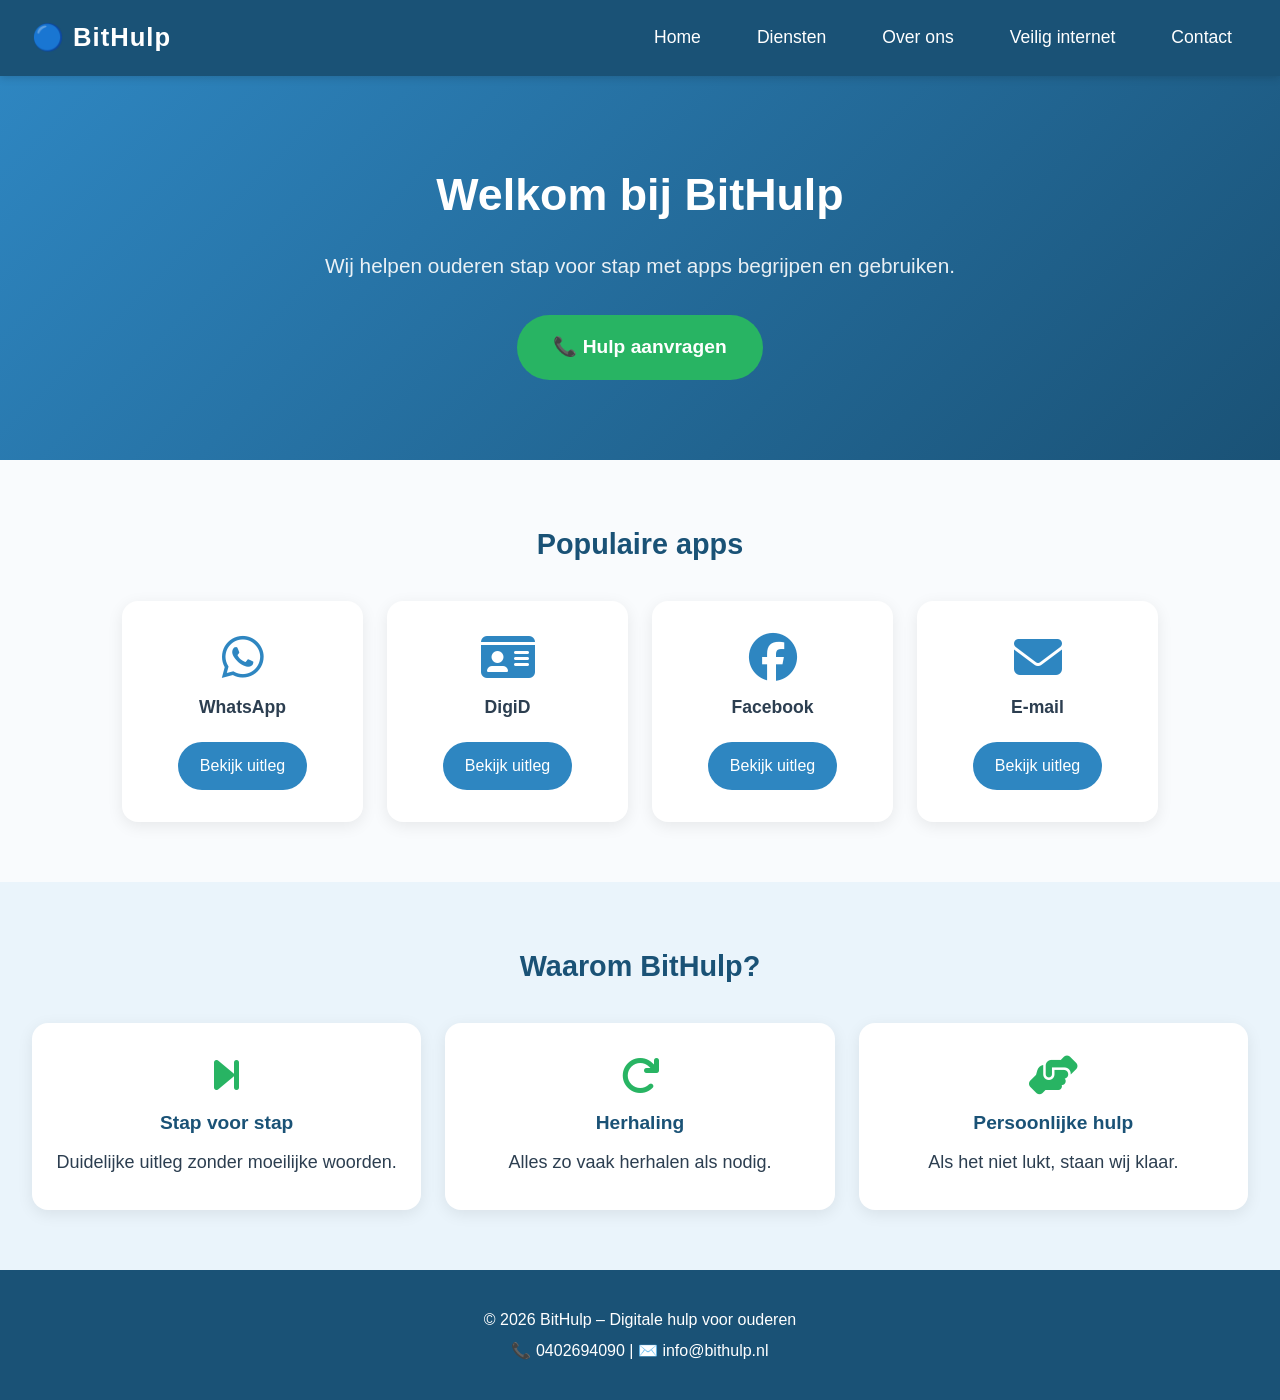
<file: index.html>
<!DOCTYPE html>
<html lang="nl">
<head>
  <meta charset="UTF-8" />
  <meta name="viewport" content="width=device-width, initial-scale=1.0"/>
  <title>BitHulp – Digitale hulp voor ouderen</title>
  <link rel="stylesheet" href="css/style.css"/>
  <link rel="stylesheet" href="https://cdnjs.cloudflare.com/ajax/libs/font-awesome/6.5.0/css/all.min.css"/>
</head>
<body>
  <nav class="navbar">
    <div class="nav-logo">🔵 BitHulp</div>
    <button class="menu-toggle" onclick="toggleMenu()">&#9776;</button>
    <ul class="nav-links" id="navLinks">
      <li><a href="index.html">Home</a></li>
      <li><a href="diensten.html">Diensten</a></li>
      <li><a href="over-ons.html">Over ons</a></li>
      <li><a href="veilig-internet.html">Veilig internet</a></li>
      <li><a href="contact.html">Contact</a></li>
    </ul>
  </nav>
  <section class="hero">
    <div class="hero-content">
      <h1>Welkom bij BitHulp</h1>
      <p>Wij helpen ouderen stap voor stap met apps begrijpen en gebruiken.</p>
      <a href="contact.html" class="btn-main">📞 Hulp aanvragen</a>
    </div>
  </section>
  <section class="section">
    <h2>Populaire apps</h2>
    <div class="app-grid">
      <div class="app-card"><i class="fab fa-whatsapp"></i><p>WhatsApp</p><a href="diensten.html" class="btn-small">Bekijk uitleg</a></div>
      <div class="app-card"><i class="fas fa-id-card"></i><p>DigiD</p><a href="diensten.html" class="btn-small">Bekijk uitleg</a></div>
      <div class="app-card"><i class="fab fa-facebook"></i><p>Facebook</p><a href="diensten.html" class="btn-small">Bekijk uitleg</a></div>
      <div class="app-card"><i class="fas fa-envelope"></i><p>E-mail</p><a href="diensten.html" class="btn-small">Bekijk uitleg</a></div>
    </div>
  </section>
  <section class="section section-alt">
    <h2>Waarom BitHulp?</h2>
    <div class="feature-grid">
      <div class="feature-card"><i class="fas fa-step-forward"></i><h3>Stap voor stap</h3><p>Duidelijke uitleg zonder moeilijke woorden.</p></div>
      <div class="feature-card"><i class="fas fa-redo"></i><h3>Herhaling</h3><p>Alles zo vaak herhalen als nodig.</p></div>
      <div class="feature-card"><i class="fas fa-hands-helping"></i><h3>Persoonlijke hulp</h3><p>Als het niet lukt, staan wij klaar.</p></div>
    </div>
  </section>
  <footer class="footer">
    <p>&copy; 2026 BitHulp – Digitale hulp voor ouderen</p>
    <p>📞 0402694090 | ✉️ info@bithulp.nl</p>
  </footer>
  <script src="js/main.js"></script>
</body>
</html>
</file>
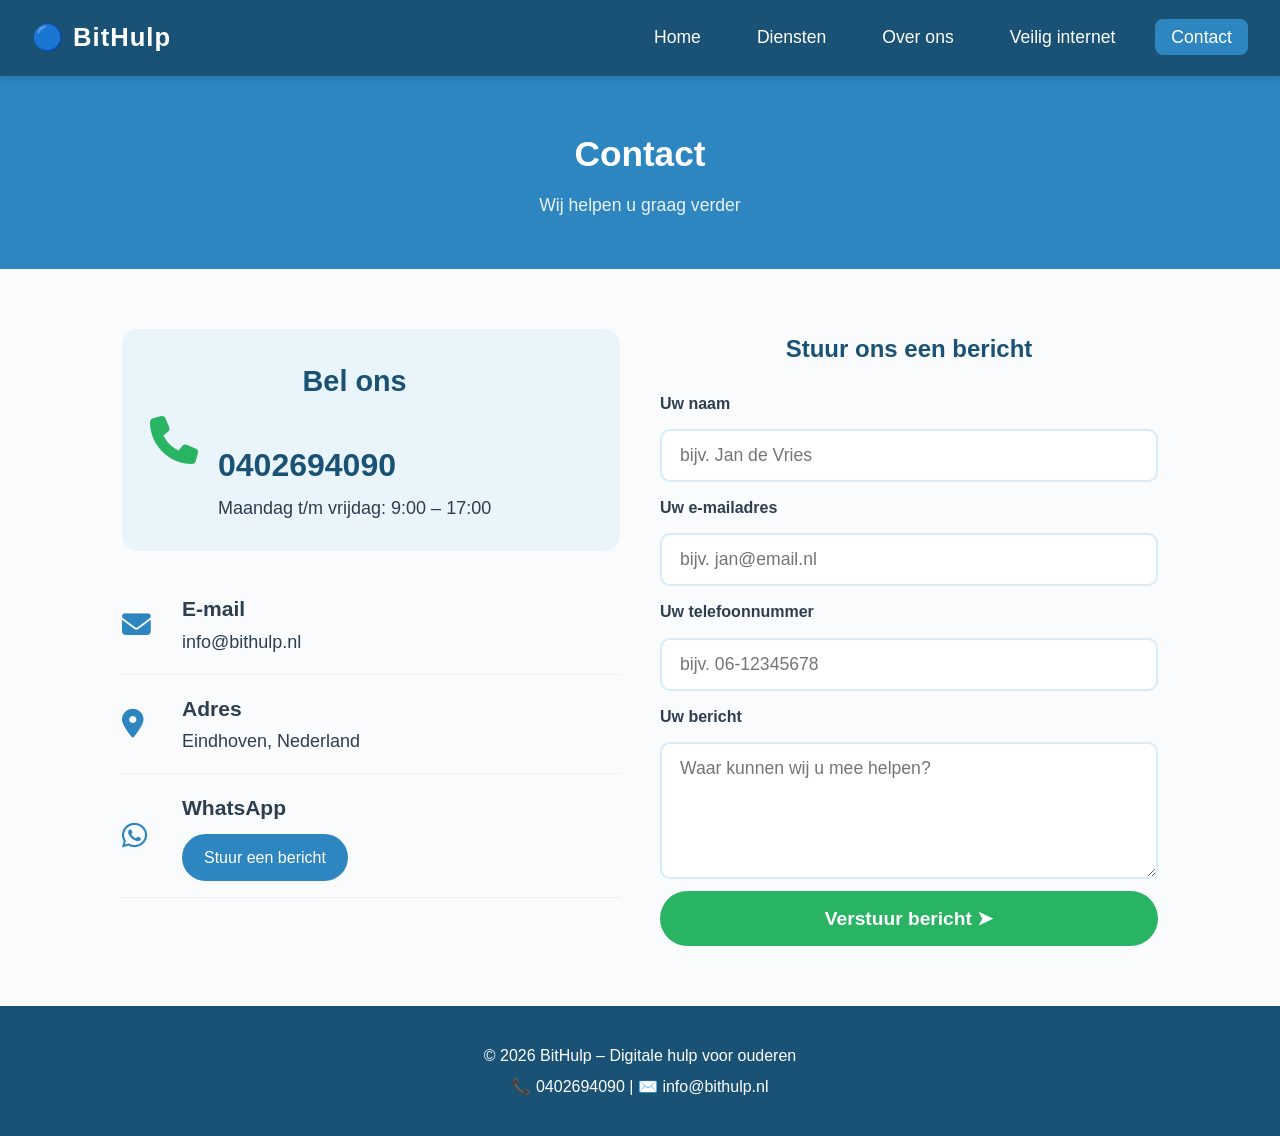
<file: contact.html>
<!DOCTYPE html>
<html lang="nl">
<head>
  <meta charset="UTF-8"/>
  <meta name="viewport" content="width=device-width, initial-scale=1.0"/>
  <title>Contact – BitHulp</title>
  <link rel="stylesheet" href="css/style.css"/>
  <link rel="stylesheet" href="https://cdnjs.cloudflare.com/ajax/libs/font-awesome/6.5.0/css/all.min.css"/>
</head>
<body>
  <nav class="navbar">
    <div class="nav-logo">🔵 BitHulp</div>
    <button class="menu-toggle" onclick="toggleMenu()">&#9776;</button>
    <ul class="nav-links" id="navLinks">
      <li><a href="index.html">Home</a></li>
      <li><a href="diensten.html">Diensten</a></li>
      <li><a href="over-ons.html">Over ons</a></li>
      <li><a href="veilig-internet.html">Veilig internet</a></li>
      <li><a href="contact.html" class="active">Contact</a></li>
    </ul>
  </nav>
  <section class="page-hero">
    <h1>Contact</h1>
    <p>Wij helpen u graag verder</p>
  </section>
  <section class="section">
    <div class="contact-grid">
      <div class="contact-info">
        <div class="contact-phone">
          <i class="fas fa-phone"></i>
          <div>
            <h2>Bel ons</h2>
            <a href="tel:0402694090" class="phone-number">0402694090</a>
            <p>Maandag t/m vrijdag: 9:00 – 17:00</p>
          </div>
        </div>
        <div class="contact-detail">
          <i class="fas fa-envelope"></i>
          <div><h3>E-mail</h3><p>info@bithulp.nl</p></div>
        </div>
        <div class="contact-detail">
          <i class="fas fa-map-marker-alt"></i>
          <div><h3>Adres</h3><p>Eindhoven, Nederland</p></div>
        </div>
        <div class="contact-detail">
          <i class="fab fa-whatsapp"></i>
          <div><h3>WhatsApp</h3><a href="https://wa.me/31612345678" class="btn-small">Stuur een bericht</a></div>
        </div>
      </div>
      <div class="contact-form-block">
        <h2>Stuur ons een bericht</h2>
        <form action="backend/contact.php" method="POST" class="contact-form">
          <label for="naam">Uw naam</label>
          <input type="text" id="naam" name="naam" placeholder="bijv. Jan de Vries" required/>
          <label for="email">Uw e-mailadres</label>
          <input type="email" id="email" name="email" placeholder="bijv. jan@email.nl" required/>
          <label for="telefoon">Uw telefoonnummer</label>
          <input type="tel" id="telefoon" name="telefoon" placeholder="bijv. 06-12345678"/>
          <label for="bericht">Uw bericht</label>
          <textarea id="bericht" name="bericht" rows="5" placeholder="Waar kunnen wij u mee helpen?" required></textarea>
          <button type="submit" class="btn-main">Verstuur bericht ➤</button>
        </form>
      </div>
    </div>
  </section>
  <footer class="footer">
    <p>&copy; 2026 BitHulp – Digitale hulp voor ouderen</p>
    <p>📞 0402694090 | ✉️ info@bithulp.nl</p>
  </footer>
  <script src="js/main.js"></script>
</body>
</html>
</file>
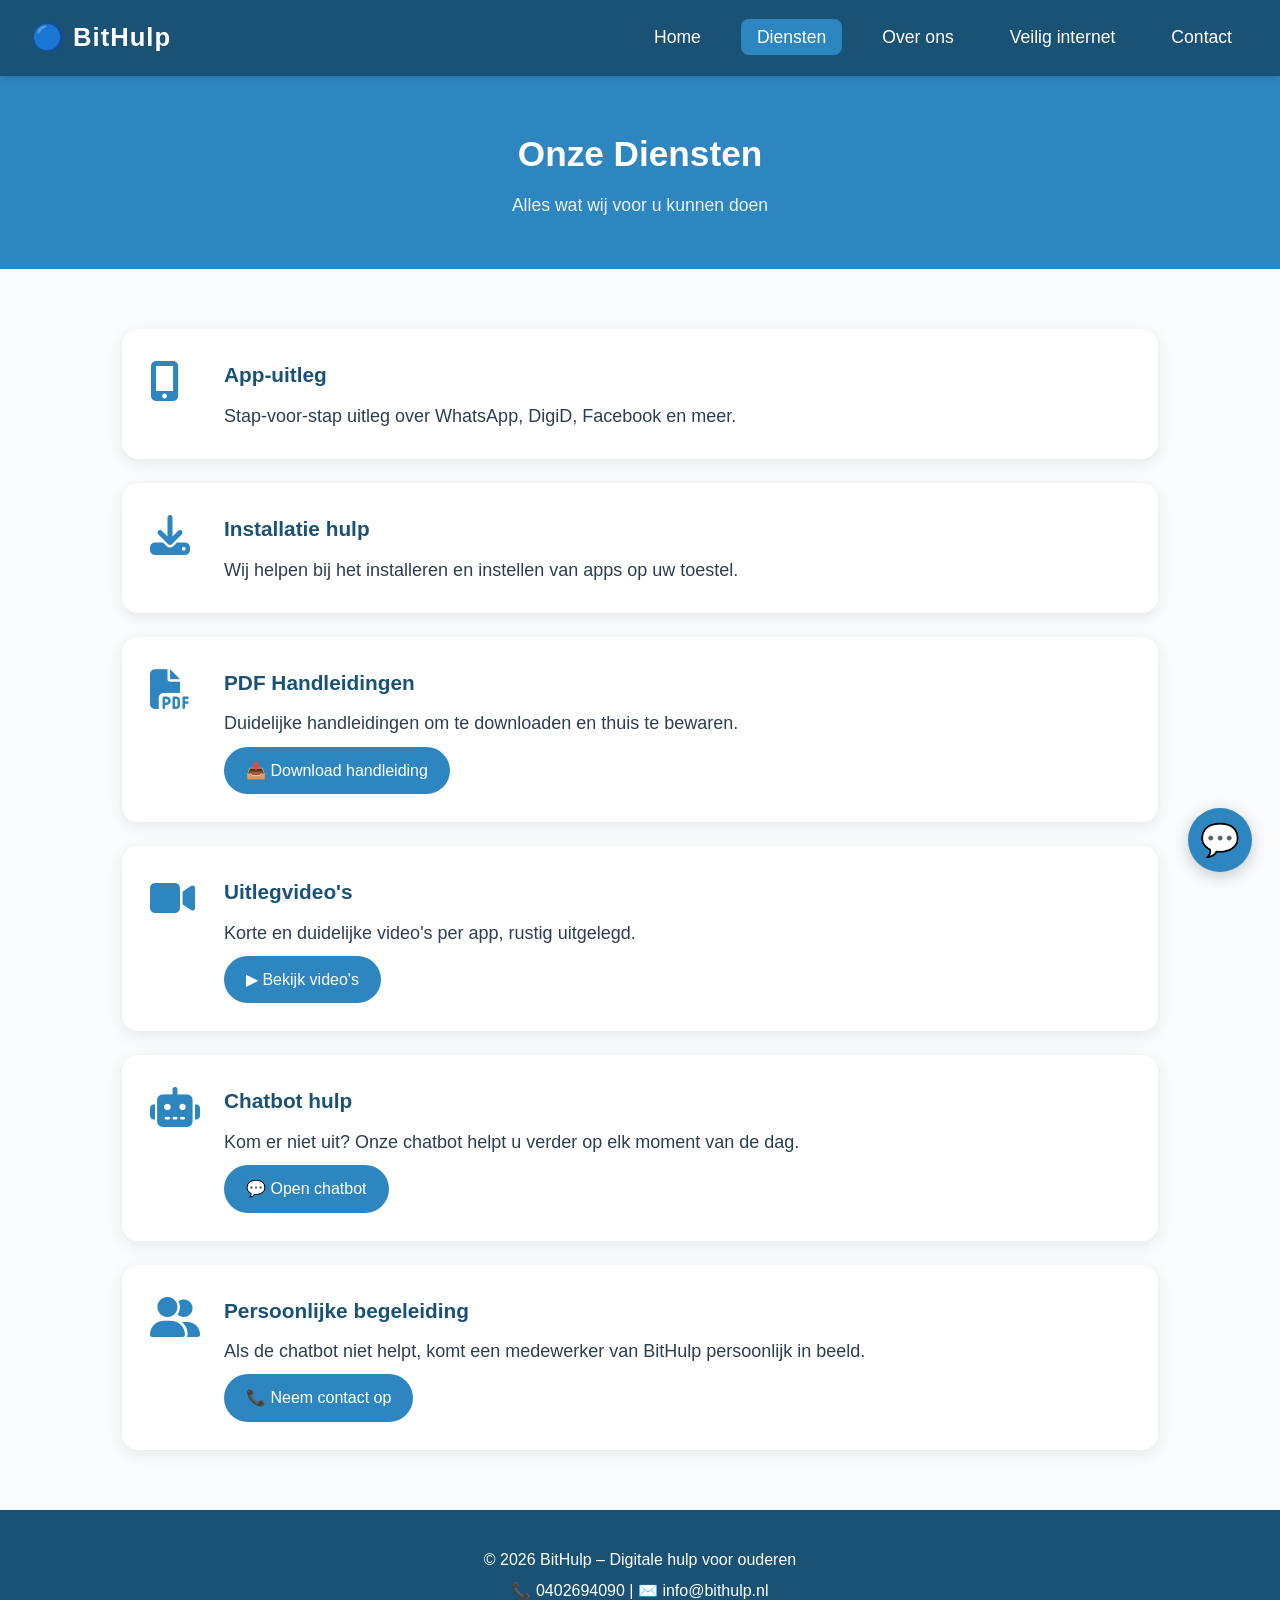
<file: diensten.html>
<!DOCTYPE html>
<html lang="nl">
<head>
  <meta charset="UTF-8"/>
  <meta name="viewport" content="width=device-width, initial-scale=1.0"/>
  <title>Diensten – BitHulp</title>
  <link rel="stylesheet" href="css/style.css"/>
  <link rel="stylesheet" href="https://cdnjs.cloudflare.com/ajax/libs/font-awesome/6.5.0/css/all.min.css"/>
</head>
<body>
  <nav class="navbar">
    <div class="nav-logo">🔵 BitHulp</div>
    <button class="menu-toggle" onclick="toggleMenu()">&#9776;</button>
    <ul class="nav-links" id="navLinks">
      <li><a href="index.html">Home</a></li>
      <li><a href="diensten.html" class="active">Diensten</a></li>
      <li><a href="over-ons.html">Over ons</a></li>
      <li><a href="veilig-internet.html">Veilig internet</a></li>
      <li><a href="contact.html">Contact</a></li>
    </ul>
  </nav>
  <section class="page-hero">
    <h1>Onze Diensten</h1>
    <p>Alles wat wij voor u kunnen doen</p>
  </section>
  <section class="section">
    <div class="service-list">
      <div class="service-item"><i class="fas fa-mobile-alt"></i><div><h3>App-uitleg</h3><p>Stap-voor-stap uitleg over WhatsApp, DigiD, Facebook en meer.</p></div></div>
      <div class="service-item"><i class="fas fa-download"></i><div><h3>Installatie hulp</h3><p>Wij helpen bij het installeren en instellen van apps op uw toestel.</p></div></div>
      <div class="service-item"><i class="fas fa-file-pdf"></i><div><h3>PDF Handleidingen</h3><p>Duidelijke handleidingen om te downloaden en thuis te bewaren.</p><a href="#" class="btn-small">📥 Download handleiding</a></div></div>
      <div class="service-item"><i class="fas fa-video"></i><div><h3>Uitlegvideo's</h3><p>Korte en duidelijke video's per app, rustig uitgelegd.</p><a href="#" class="btn-small">▶ Bekijk video's</a></div></div>
      <div class="service-item"><i class="fas fa-robot"></i><div><h3>Chatbot hulp</h3><p>Kom er niet uit? Onze chatbot helpt u verder op elk moment van de dag.</p><a href="#" class="btn-small" onclick="openChat()">💬 Open chatbot</a></div></div>
      <div class="service-item"><i class="fas fa-user-friends"></i><div><h3>Persoonlijke begeleiding</h3><p>Als de chatbot niet helpt, komt een medewerker van BitHulp persoonlijk in beeld.</p><a href="contact.html" class="btn-small">📞 Neem contact op</a></div></div>
    </div>
  </section>
  <footer class="footer">
    <p>&copy; 2026 BitHulp – Digitale hulp voor ouderen</p>
    <p>📞 0402694090 | ✉️ info@bithulp.nl</p>
  </footer>
  <div class="chatbot-bubble" onclick="openChat()">💬</div>
  <div class="chatbot-box" id="chatbotBox">
    <div class="chatbot-header"><span>BitHulp Assistent</span><button onclick="openChat()">&#x2715;</button></div>
    <div class="chatbot-messages" id="chatMessages"><div class="bot-msg">Hallo! Hoe kan ik u helpen vandaag?</div></div>
    <div class="chatbot-input"><input type="text" id="chatInput" placeholder="Stel een vraag..."/><button onclick="sendChat()">➤</button></div>
  </div>
  <script src="js/main.js"></script>
</body>
</html>
</file>
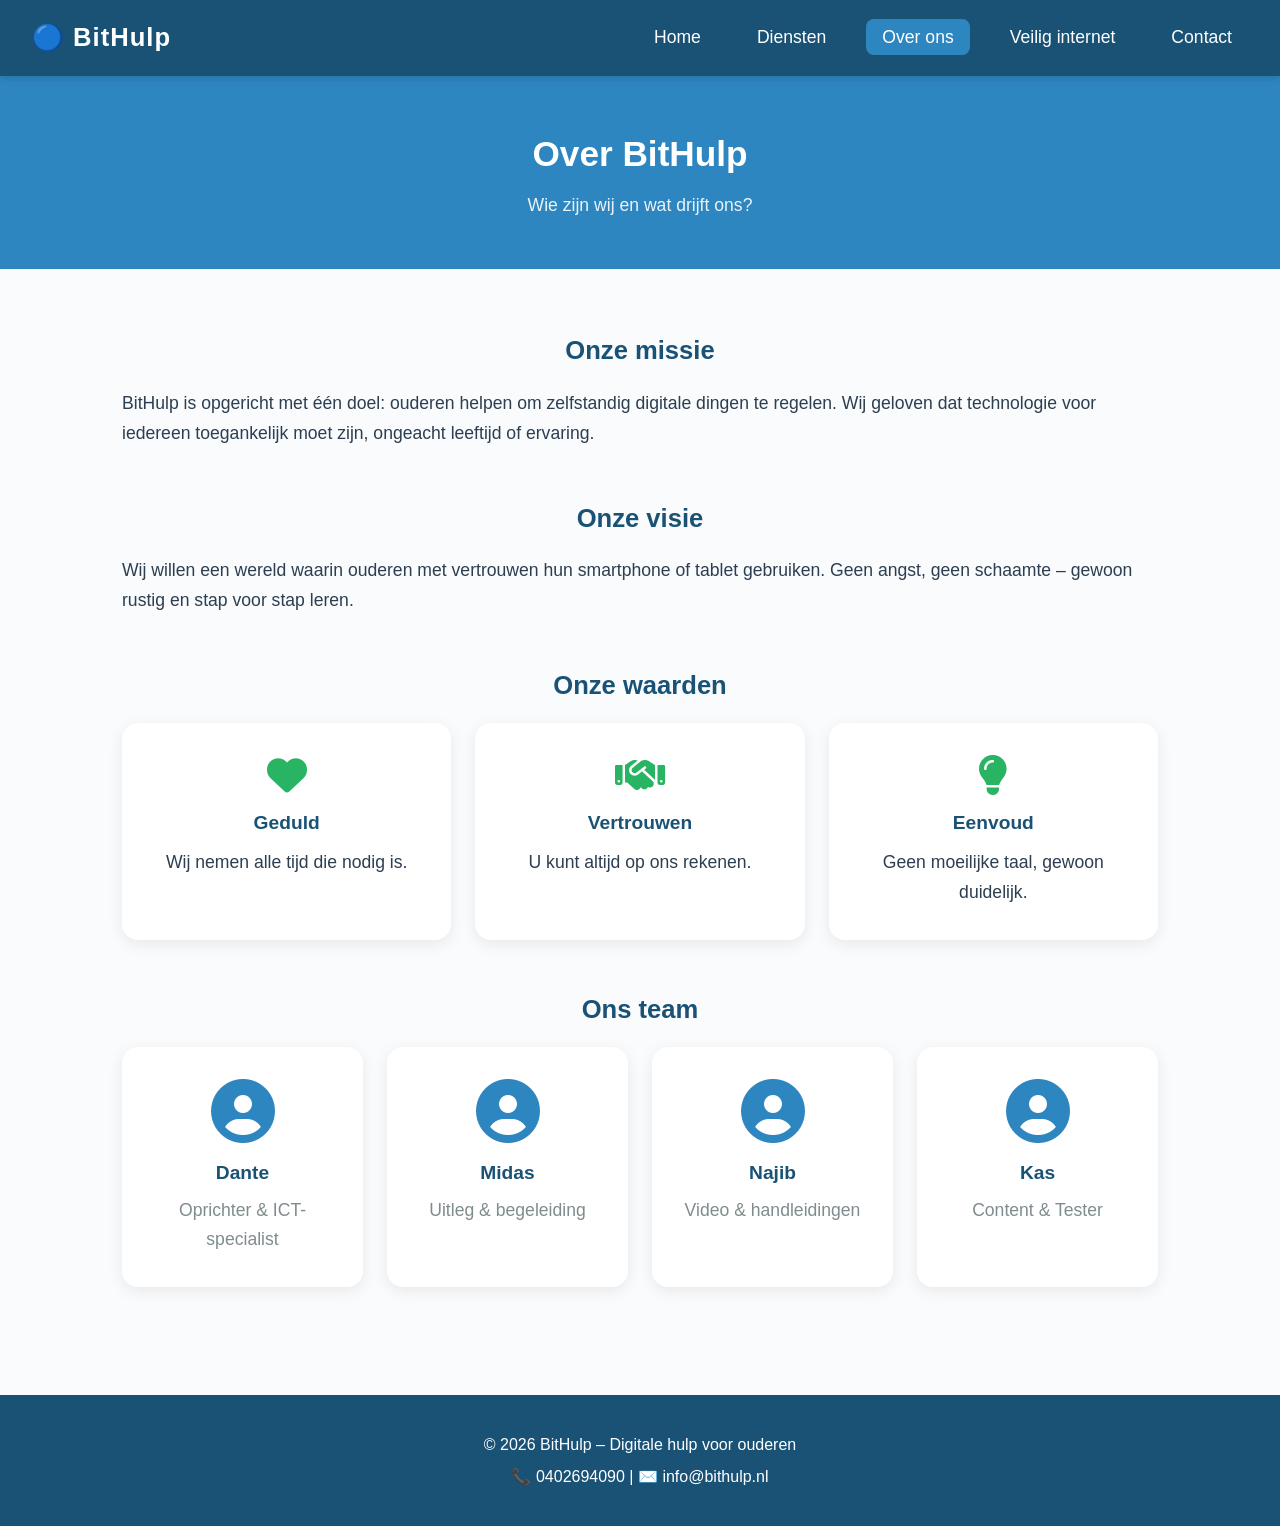
<file: over-ons.html>
<!DOCTYPE html>
<html lang="nl">
<head>
  <meta charset="UTF-8"/>
  <meta name="viewport" content="width=device-width, initial-scale=1.0"/>
  <title>Over ons – BitHulp</title>
  <link rel="stylesheet" href="css/style.css"/>
  <link rel="stylesheet" href="https://cdnjs.cloudflare.com/ajax/libs/font-awesome/6.5.0/css/all.min.css"/>
</head>
<body>
  <nav class="navbar">
    <div class="nav-logo">🔵 BitHulp</div>
    <button class="menu-toggle" onclick="toggleMenu()">&#9776;</button>
    <ul class="nav-links" id="navLinks">
      <li><a href="index.html">Home</a></li>
      <li><a href="diensten.html">Diensten</a></li>
      <li><a href="over-ons.html" class="active">Over ons</a></li>
      <li><a href="veilig-internet.html">Veilig internet</a></li>
      <li><a href="contact.html">Contact</a></li>
    </ul>
  </nav>
  <section class="page-hero">
    <h1>Over BitHulp</h1>
    <p>Wie zijn wij en wat drijft ons?</p>
  </section>
  <section class="section">
    <div class="about-block">
      <h2>Onze missie</h2>
      <p>BitHulp is opgericht met één doel: ouderen helpen om zelfstandig digitale dingen te regelen. Wij geloven dat technologie voor iedereen toegankelijk moet zijn, ongeacht leeftijd of ervaring.</p>
    </div>
    <div class="about-block">
      <h2>Onze visie</h2>
      <p>Wij willen een wereld waarin ouderen met vertrouwen hun smartphone of tablet gebruiken. Geen angst, geen schaamte – gewoon rustig en stap voor stap leren.</p>
    </div>
    <div class="about-block">
      <h2>Onze waarden</h2>
      <div class="feature-grid">
        <div class="feature-card"><i class="fas fa-heart"></i><h3>Geduld</h3><p>Wij nemen alle tijd die nodig is.</p></div>
        <div class="feature-card"><i class="fas fa-handshake"></i><h3>Vertrouwen</h3><p>U kunt altijd op ons rekenen.</p></div>
        <div class="feature-card"><i class="fas fa-lightbulb"></i><h3>Eenvoud</h3><p>Geen moeilijke taal, gewoon duidelijk.</p></div>
      </div>
    </div>
    <div class="about-block">
      <h2>Ons team</h2>
      <div class="team-grid">
        <div class="team-card"><div class="team-avatar"><i class="fas fa-user-circle"></i></div><h3>Dante</h3><p>Oprichter &amp; ICT-specialist</p></div>
        <div class="team-card"><div class="team-avatar"><i class="fas fa-user-circle"></i></div><h3>Midas</h3><p>Uitleg &amp; begeleiding</p></div>
        <div class="team-card"><div class="team-avatar"><i class="fas fa-user-circle"></i></div><h3>Najib</h3><p>Video &amp; handleidingen</p></div>
        <div class="team-card"><div class="team-avatar"><i class="fas fa-user-circle"></i></div><h3>Kas</h3><p>Content &amp; Tester</p></div>
      </div>
    </div>
  </section>
  <footer class="footer">
    <p>&copy; 2026 BitHulp – Digitale hulp voor ouderen</p>
    <p>📞 0402694090 | ✉️ info@bithulp.nl</p>
  </footer>
  <script src="js/main.js"></script>
</body>
</html>
</file>
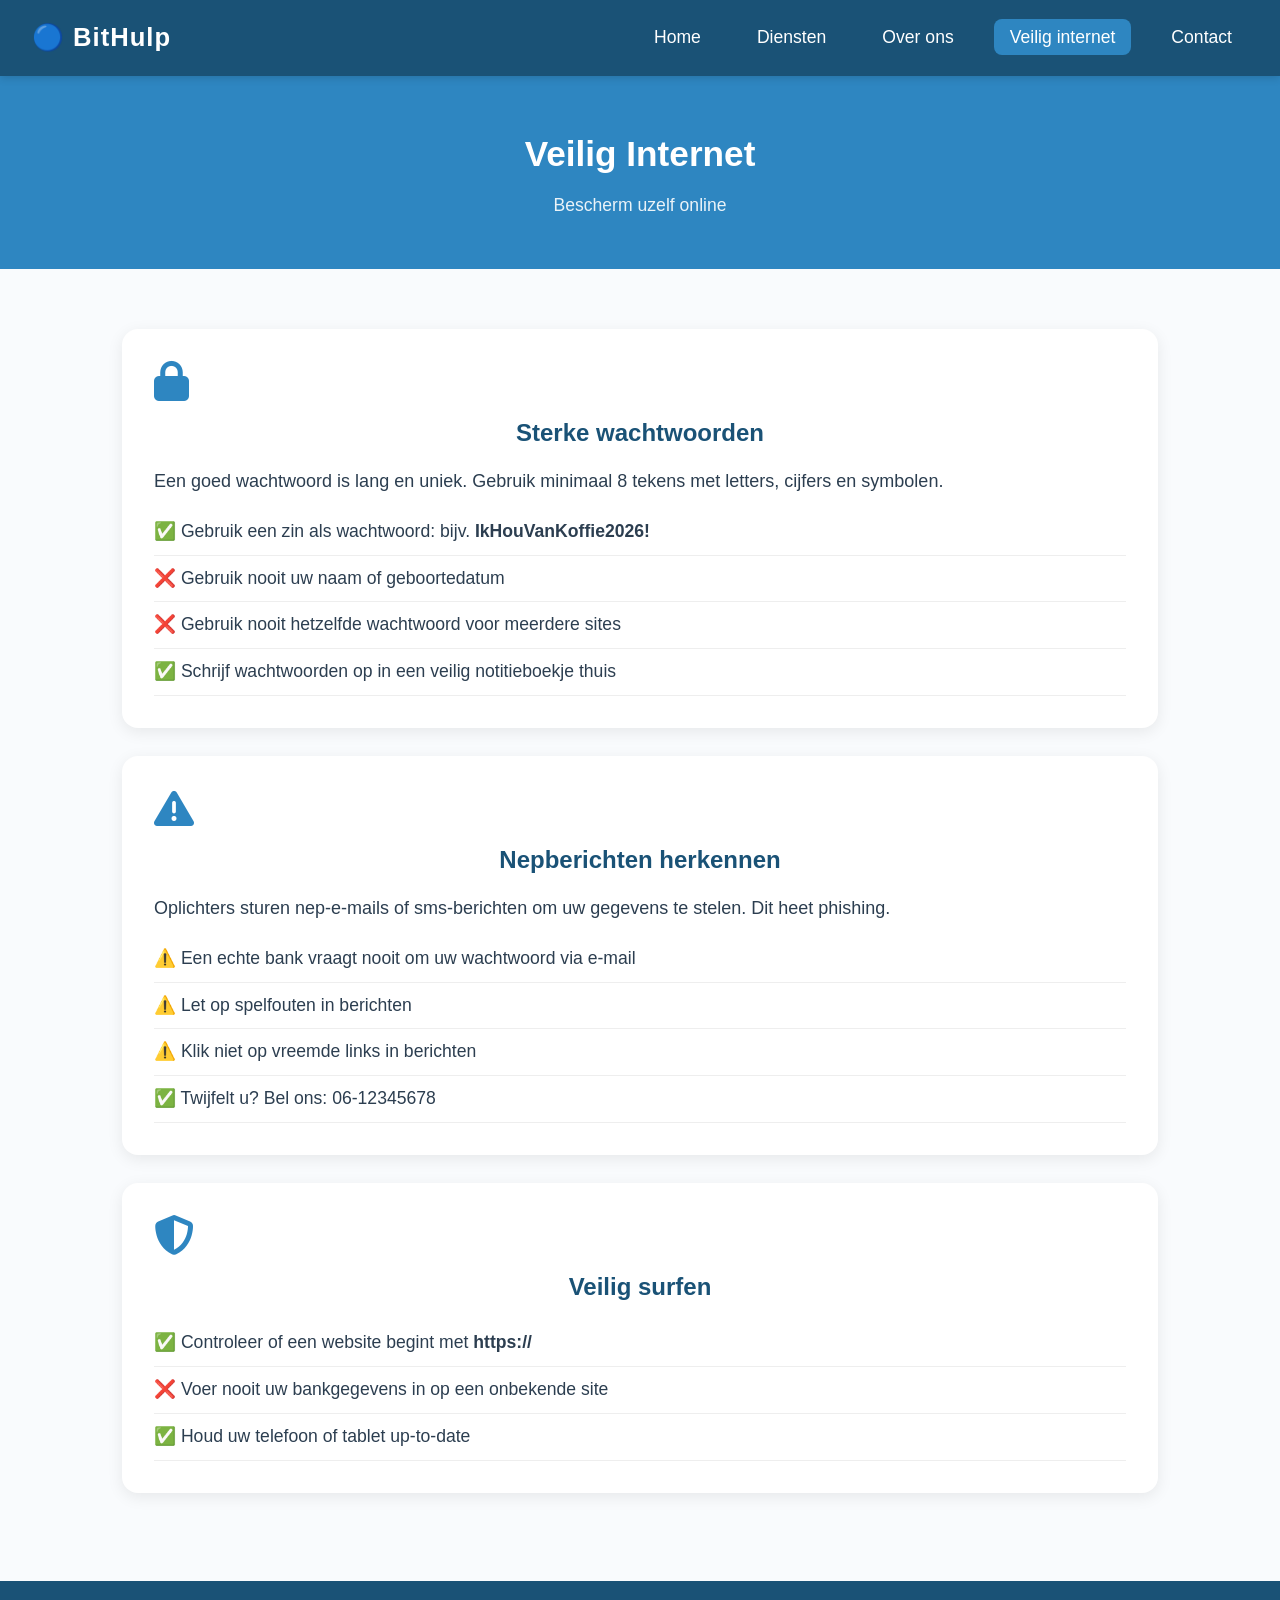
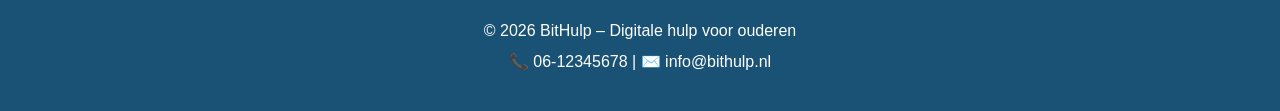
<file: veilig-internet.html>
<!DOCTYPE html>
<html lang="nl">
<head>
  <meta charset="UTF-8"/>
  <meta name="viewport" content="width=device-width, initial-scale=1.0"/>
  <title>Veilig Internet – BitHulp</title>
  <link rel="stylesheet" href="css/style.css"/>
  <link rel="stylesheet" href="https://cdnjs.cloudflare.com/ajax/libs/font-awesome/6.5.0/css/all.min.css"/>
</head>
<body>
  <nav class="navbar">
    <div class="nav-logo">🔵 BitHulp</div>
    <button class="menu-toggle" onclick="toggleMenu()">&#9776;</button>
    <ul class="nav-links" id="navLinks">
      <li><a href="index.html">Home</a></li>
      <li><a href="diensten.html">Diensten</a></li>
      <li><a href="over-ons.html">Over ons</a></li>
      <li><a href="veilig-internet.html" class="active">Veilig internet</a></li>
      <li><a href="contact.html">Contact</a></li>
    </ul>
  </nav>
  <section class="page-hero">
    <h1>Veilig Internet</h1>
    <p>Bescherm uzelf online</p>
  </section>
  <section class="section">
    <div class="tip-block">
      <i class="fas fa-lock"></i>
      <h2>Sterke wachtwoorden</h2>
      <p>Een goed wachtwoord is lang en uniek. Gebruik minimaal 8 tekens met letters, cijfers en symbolen.</p>
      <ul class="tip-list">
        <li>✅ Gebruik een zin als wachtwoord: bijv. <strong>IkHouVanKoffie2026!</strong></li>
        <li>❌ Gebruik nooit uw naam of geboortedatum</li>
        <li>❌ Gebruik nooit hetzelfde wachtwoord voor meerdere sites</li>
        <li>✅ Schrijf wachtwoorden op in een veilig notitieboekje thuis</li>
      </ul>
    </div>
    <div class="tip-block">
      <i class="fas fa-exclamation-triangle"></i>
      <h2>Nepberichten herkennen</h2>
      <p>Oplichters sturen nep-e-mails of sms-berichten om uw gegevens te stelen. Dit heet phishing.</p>
      <ul class="tip-list">
        <li>⚠️ Een echte bank vraagt nooit om uw wachtwoord via e-mail</li>
        <li>⚠️ Let op spelfouten in berichten</li>
        <li>⚠️ Klik niet op vreemde links in berichten</li>
        <li>✅ Twijfelt u? Bel ons: 06-12345678</li>
      </ul>
    </div>
    <div class="tip-block">
      <i class="fas fa-shield-alt"></i>
      <h2>Veilig surfen</h2>
      <ul class="tip-list">
        <li>✅ Controleer of een website begint met <strong>https://</strong></li>
        <li>❌ Voer nooit uw bankgegevens in op een onbekende site</li>
        <li>✅ Houd uw telefoon of tablet up-to-date</li>
      </ul>
    </div>
  </section>
  <footer class="footer">
    <p>&copy; 2026 BitHulp – Digitale hulp voor ouderen</p>
    <p>📞 06-12345678 | ✉️ info@bithulp.nl</p>
  </footer>
  <script src="js/main.js"></script>
</body>
</html>
</file>
<file: css/style.css>
* { margin: 0; padding: 0; box-sizing: border-box; }

body {
  font-family: 'Segoe UI', Arial, sans-serif;
  font-size: 18px;
  color: #2c3e50;
  background: #f9fbfd;
  line-height: 1.7;
}

/* NAVBAR */
.navbar {
  background: #1a5276;
  padding: 16px 32px;
  display: flex;
  align-items: center;
  justify-content: space-between;
  position: sticky;
  top: 0;
  z-index: 1000;
  box-shadow: 0 2px 8px rgba(0,0,0,0.15);
}
.nav-logo {
  color: white;
  font-size: 1.6rem;
  font-weight: bold;
  letter-spacing: 1px;
}
.nav-links {
  list-style: none;
  display: flex;
  gap: 24px;
}
.nav-links a {
  color: white;
  text-decoration: none;
  font-size: 1.1rem;
  padding: 8px 16px;
  border-radius: 8px;
  transition: background 0.2s;
}
.nav-links a:hover, .nav-links a.active {
  background: #2e86c1;
}
.menu-toggle {
  display: none;
  background: none;
  border: none;
  color: white;
  font-size: 2rem;
  cursor: pointer;
}

/* HERO */
.hero {
  background: linear-gradient(135deg, #2e86c1, #1a5276);
  color: white;
  text-align: center;
  padding: 80px 32px;
}
.hero h1 { font-size: 2.8rem; margin-bottom: 16px; }
.hero p { font-size: 1.3rem; margin-bottom: 32px; opacity: 0.9; }

.page-hero {
  background: #2e86c1;
  color: white;
  text-align: center;
  padding: 48px 32px;
}
.page-hero h1 { font-size: 2.2rem; }
.page-hero p { font-size: 1.1rem; opacity: 0.9; margin-top: 8px; }

/* BUTTONS */
.btn-main {
  background: #28b463;
  color: white;
  padding: 16px 36px;
  border-radius: 50px;
  font-size: 1.2rem;
  font-weight: bold;
  text-decoration: none;
  border: none;
  cursor: pointer;
  transition: background 0.2s;
  display: inline-block;
}
.btn-main:hover { background: #1e8449; }
.btn-small {
  background: #2e86c1;
  color: white;
  padding: 10px 22px;
  border-radius: 30px;
  font-size: 1rem;
  text-decoration: none;
  border: none;
  cursor: pointer;
  transition: background 0.2s;
  display: inline-block;
  margin-top: 8px;
}
.btn-small:hover { background: #1a5276; }

/* SECTIONS */
.section {
  padding: 60px 32px;
  max-width: 1100px;
  margin: 0 auto;
}
.section h2 { font-size: 1.8rem; margin-bottom: 32px; color: #1a5276; text-align: center; }
.section-alt { background: #eaf4fb; max-width: 100%; padding: 60px 32px; }
.section-alt h2 { color: #1a5276; }

/* APP GRID */
.app-grid {
  display: grid;
  grid-template-columns: repeat(auto-fit, minmax(180px, 1fr));
  gap: 24px;
  margin-top: 16px;
}
.app-card {
  background: white;
  border-radius: 16px;
  padding: 32px 16px;
  text-align: center;
  box-shadow: 0 4px 16px rgba(0,0,0,0.08);
  transition: transform 0.2s;
}
.app-card:hover { transform: translateY(-4px); }
.app-card i { font-size: 3rem; color: #2e86c1; margin-bottom: 12px; display: block; }
.app-card p { font-size: 1.1rem; font-weight: bold; margin-bottom: 12px; }

/* FEATURES */
.feature-grid {
  display: grid;
  grid-template-columns: repeat(auto-fit, minmax(220px, 1fr));
  gap: 24px;
  margin-top: 16px;
}
.feature-card {
  background: white;
  border-radius: 16px;
  padding: 32px 24px;
  text-align: center;
  box-shadow: 0 4px 16px rgba(0,0,0,0.08);
}
.feature-card i { font-size: 2.5rem; color: #28b463; margin-bottom: 12px; display: block; }
.feature-card h3 { font-size: 1.2rem; margin-bottom: 8px; color: #1a5276; }

/* SERVICES */
.service-list { display: flex; flex-direction: column; gap: 24px; }
.service-item {
  background: white;
  border-radius: 16px;
  padding: 28px;
  display: flex;
  align-items: flex-start;
  gap: 24px;
  box-shadow: 0 4px 16px rgba(0,0,0,0.08);
}
.service-item i { font-size: 2.5rem; color: #2e86c1; min-width: 50px; margin-top: 4px; }
.service-item h3 { font-size: 1.3rem; color: #1a5276; margin-bottom: 8px; }

/* ABOUT */
.about-block { margin-bottom: 48px; }
.about-block h2 { font-size: 1.6rem; color: #1a5276; margin-bottom: 16px; }
.about-block p { font-size: 1.1rem; }

/* TEAM */
.team-grid {
  display: grid;
  grid-template-columns: repeat(auto-fit, minmax(200px, 1fr));
  gap: 24px;
  margin-top: 16px;
}
.team-card {
  background: white;
  border-radius: 16px;
  padding: 32px 24px;
  text-align: center;
  box-shadow: 0 4px 16px rgba(0,0,0,0.08);
}
.team-avatar i { font-size: 4rem; color: #2e86c1; }
.team-card h3 { font-size: 1.2rem; margin: 12px 0 6px; color: #1a5276; }
.team-card p { color: #7f8c8d; }

/* TIPS */
.tip-block {
  background: white;
  border-radius: 16px;
  padding: 32px;
  margin-bottom: 28px;
  box-shadow: 0 4px 16px rgba(0,0,0,0.08);
}
.tip-block i { font-size: 2.5rem; color: #2e86c1; margin-bottom: 12px; display: block; }
.tip-block h2 { font-size: 1.5rem; color: #1a5276; margin-bottom: 12px; }
.tip-list { list-style: none; margin-top: 12px; }
.tip-list li { font-size: 1.1rem; padding: 8px 0; border-bottom: 1px solid #eee; }

/* CONTACT */
.contact-grid {
  display: grid;
  grid-template-columns: 1fr 1fr;
  gap: 40px;
}
.contact-phone {
  display: flex;
  align-items: center;
  gap: 20px;
  background: #eaf4fb;
  border-radius: 16px;
  padding: 28px;
  margin-bottom: 24px;
}
.contact-phone i { font-size: 3rem; color: #28b463; }
.phone-number { font-size: 2rem; font-weight: bold; color: #1a5276; text-decoration: none; display: block; }
.contact-detail {
  display: flex;
  align-items: center;
  gap: 20px;
  padding: 16px 0;
  border-bottom: 1px solid #eee;
}
.contact-detail i { font-size: 1.8rem; color: #2e86c1; min-width: 40px; }
.contact-form-block h2 { font-size: 1.5rem; color: #1a5276; margin-bottom: 20px; }
.contact-form { display: flex; flex-direction: column; gap: 12px; }
.contact-form label { font-weight: bold; font-size: 1rem; }
.contact-form input, .contact-form textarea {
  padding: 14px 18px;
  border: 2px solid #d6eaf8;
  border-radius: 10px;
  font-size: 1.1rem;
  font-family: inherit;
  transition: border-color 0.2s;
}
.contact-form input:focus, .contact-form textarea:focus {
  outline: none;
  border-color: #2e86c1;
}

/* CHATBOT */
.chatbot-bubble {
  position: fixed;
  bottom: 28px;
  right: 28px;
  background: #2e86c1;
  color: white;
  font-size: 2rem;
  width: 64px;
  height: 64px;
  border-radius: 50%;
  display: flex;
  align-items: center;
  justify-content: center;
  cursor: pointer;
  box-shadow: 0 4px 16px rgba(0,0,0,0.2);
  z-index: 999;
}
.chatbot-box {
  position: fixed;
  bottom: 110px;
  right: 28px;
  width: 320px;
  background: white;
  border-radius: 16px;
  box-shadow: 0 8px 32px rgba(0,0,0,0.15);
  display: none;
  flex-direction: column;
  z-index: 1000;
  overflow: hidden;
}
.chatbot-box.open { display: flex; }
.chatbot-header {
  background: #1a5276;
  color: white;
  padding: 16px;
  display: flex;
  justify-content: space-between;
  align-items: center;
  font-weight: bold;
}
.chatbot-header button { background: none; border: none; color: white; font-size: 1.2rem; cursor: pointer; }
.chatbot-messages { padding: 16px; min-height: 160px; max-height: 220px; overflow-y: auto; }
.bot-msg, .user-msg {
  padding: 10px 14px;
  border-radius: 12px;
  margin-bottom: 10px;
  font-size: 1rem;
  max-width: 85%;
}
.bot-msg { background: #eaf4fb; color: #1a5276; }
.user-msg { background: #2e86c1; color: white; margin-left: auto; }
.chatbot-input { display: flex; border-top: 1px solid #eee; }
.chatbot-input input { flex: 1; padding: 12px; border: none; font-size: 1rem; font-family: inherit; }
.chatbot-input button { background: #2e86c1; color: white; border: none; padding: 0 18px; cursor: pointer; font-size: 1.3rem; }

/* FOOTER */
.footer {
  background: #1a5276;
  color: white;
  text-align: center;
  padding: 32px;
  font-size: 1rem;
}
.footer p { margin: 4px 0; }

/* RESPONSIVE */
@media (max-width: 768px) {
  .menu-toggle { display: block; }
  .nav-links { display: none; flex-direction: column; width: 100%; position: absolute; top: 64px; left: 0; background: #1a5276; padding: 16px; }
  .nav-links.open { display: flex; }
  .hero h1 { font-size: 1.8rem; }
  .contact-grid { grid-template-columns: 1fr; }
  .phone-number { font-size: 1.5rem; }
  .chatbot-box { width: 90vw; right: 5vw; }
}
</file>
